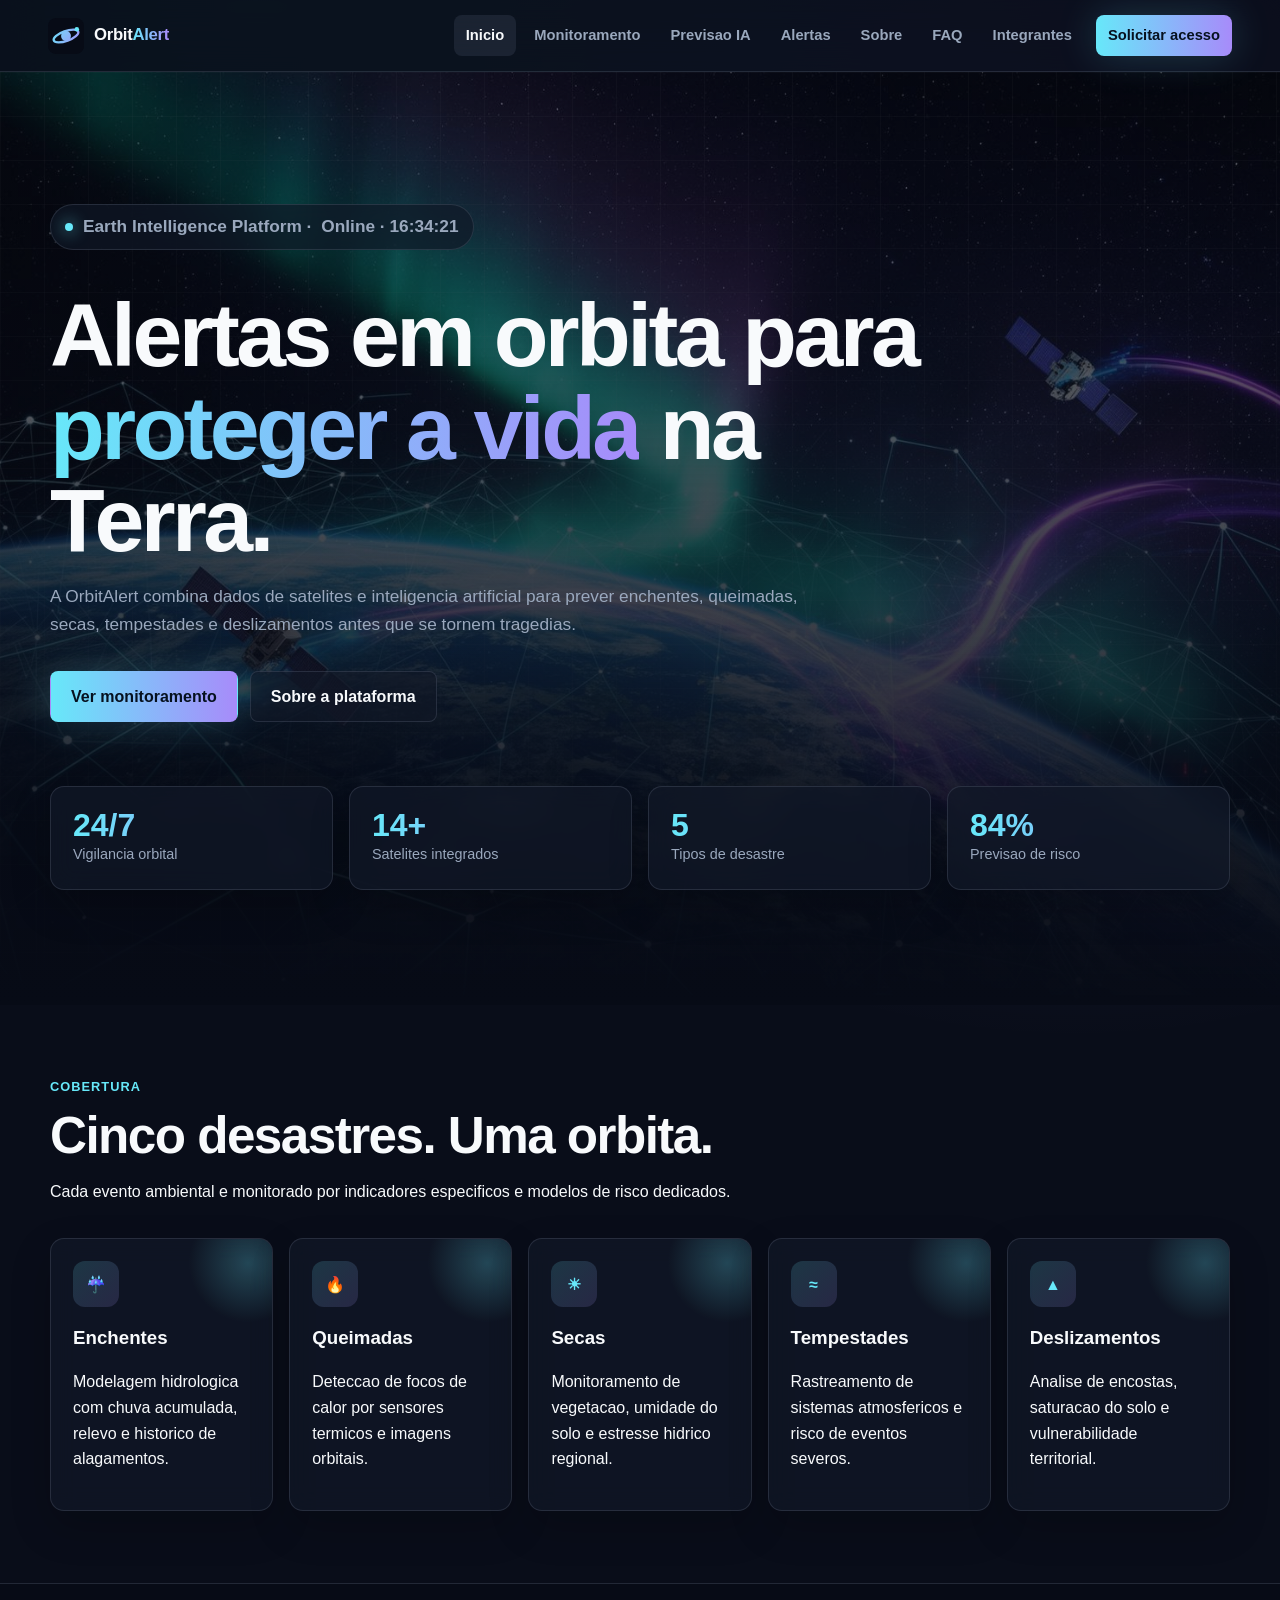
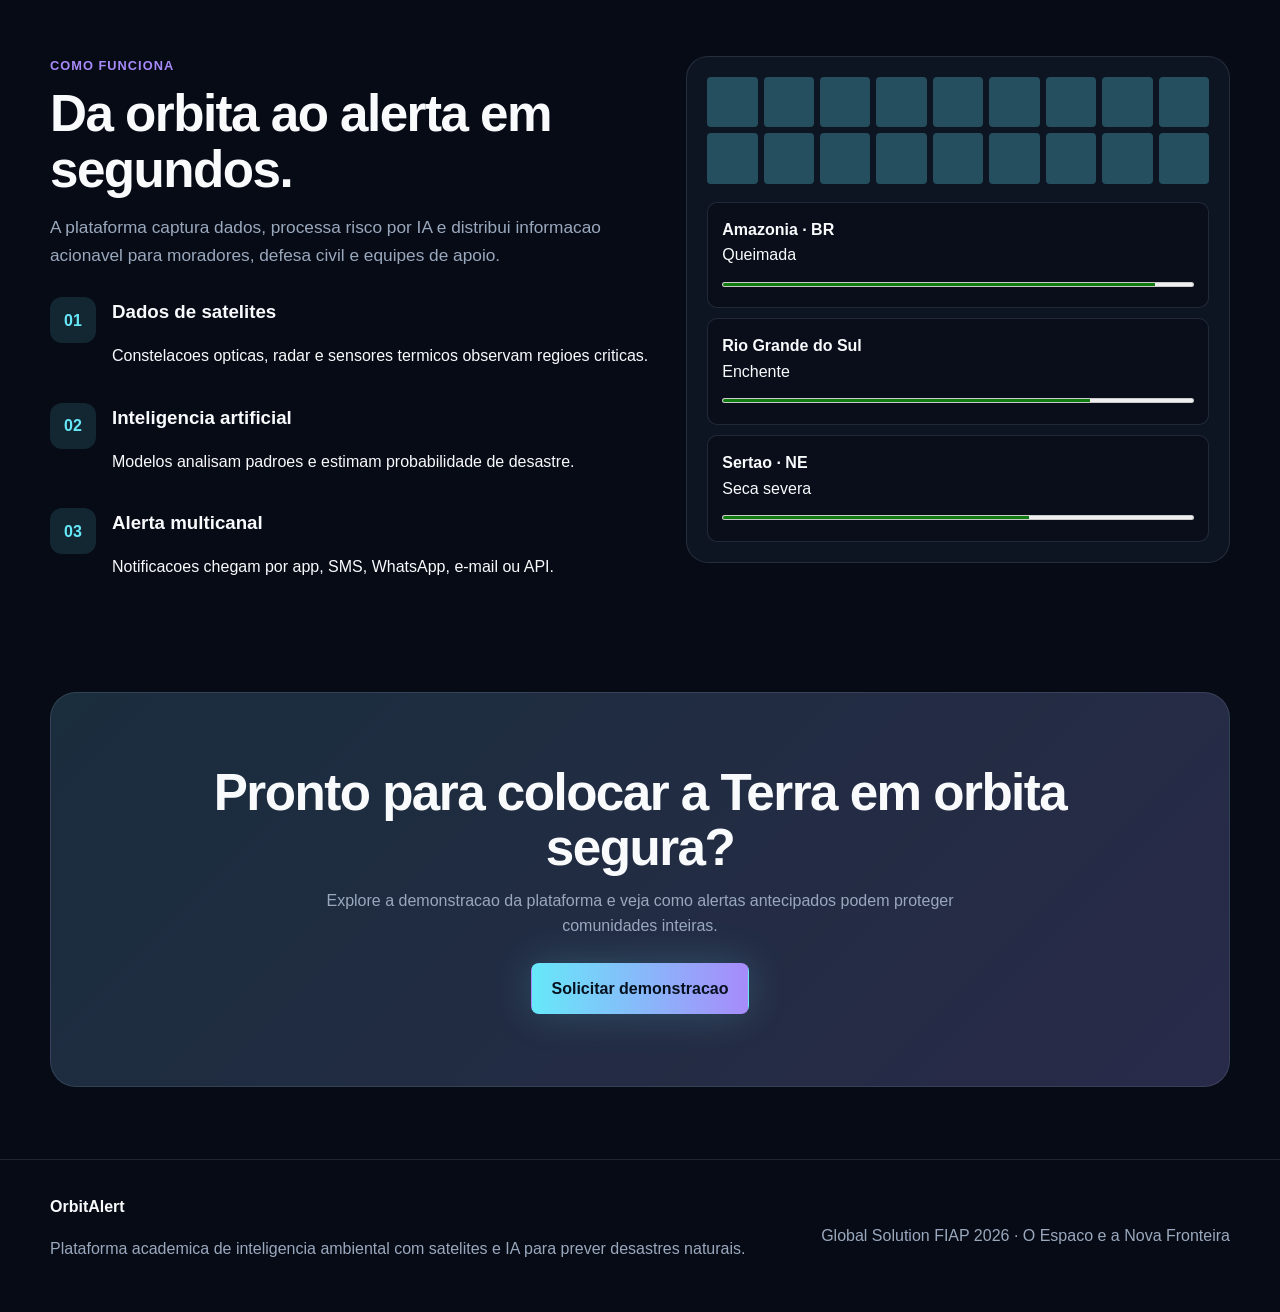
<file: index.html>
<!DOCTYPE html>
<html lang="pt-BR">
<head>
  <meta charset="UTF-8">
  <meta name="viewport" content="width=device-width, initial-scale=1.0">
  <title>OrbitAlert | Inicio</title>
  <link rel="stylesheet" href="css/main.css">
  <script src="js/nav.js" defer></script>
  <script src="js/faq.js" defer></script>
  <script src="js/modal.js" defer></script>
  <script src="js/contato.js" defer></script>
  <script src="js/previsao.js" defer></script>
  <script src="js/contador.js" defer></script>
  <script src="js/main.js" defer></script>
</head>
<body>
  <header class="site-header">
    <a class="brand" href="index.html" aria-label="OrbitAlert - pagina inicial">
      <img src="assets/logo.svg" alt="" class="brand__icon">
      <span>Orbit<span>Alert</span></span>
    </a>
    <button class="menu-toggle" type="button" aria-label="Abrir menu" aria-expanded="false">
      <span></span><span></span><span></span>
    </button>
    <nav class="site-nav" aria-label="Menu principal">
      <a href="index.html">Inicio</a>
      <a href="solucao-monitoramento.html">Monitoramento</a>
      <a href="previsao.html">Previsao IA</a>
      <a href="solucao-alertas.html">Alertas</a>
      <a href="sobre.html">Sobre</a>
      <a href="faq.html">FAQ</a>
      <a href="integrantes.html">Integrantes</a>
      <a class="nav-cta" href="contato.html">Solicitar acesso</a>
    </nav>
  </header>

  <main>
    <section class="hero hero--earth">
      <div class="hero__overlay"></div>
      <div class="container hero__content">
        <p class="status-pill"><span></span> Earth Intelligence Platform · <strong id="liveClock">Online</strong></p>
        <h1>Alertas em orbita para <span>proteger a vida</span> na Terra.</h1>
        <p>A OrbitAlert combina dados de satelites e inteligencia artificial para prever enchentes, queimadas, secas, tempestades e deslizamentos antes que se tornem tragedias.</p>
        <div class="hero__actions">
          <a class="button button--primary" href="solucao-monitoramento.html">Ver monitoramento</a>
          <a class="button button--secondary" href="sobre.html">Sobre a plataforma</a>
        </div>
        <div class="stats-grid">
          <article>
            <strong id="uptimeCounter">24/7</strong>
            <span>Vigilancia orbital</span>
          </article>
          <article>
            <strong id="satCounter">12+</strong>
            <span>Satelites integrados</span>
          </article>
          <article>
            <strong id="eventCounter">5</strong>
            <span>Tipos de desastre</span>
          </article>
          <article>
            <strong id="riskCounter">IA</strong>
            <span>Previsao de risco</span>
          </article>
        </div>
      </div>
    </section>

    <section class="section section--panel">
      <div class="container">
        <div class="section-heading">
          <p class="eyebrow">Cobertura</p>
          <h2>Cinco desastres. Uma orbita.</h2>
          <p>Cada evento ambiental e monitorado por indicadores especificos e modelos de risco dedicados.</p>
        </div>
        <div class="disaster-grid">
          <article class="glow-card">
            <span class="card-icon">☔</span>
            <h3>Enchentes</h3>
            <p>Modelagem hidrologica com chuva acumulada, relevo e historico de alagamentos.</p>
          </article>
          <article class="glow-card">
            <span class="card-icon">🔥</span>
            <h3>Queimadas</h3>
            <p>Deteccao de focos de calor por sensores termicos e imagens orbitais.</p>
          </article>
          <article class="glow-card">
            <span class="card-icon">☀</span>
            <h3>Secas</h3>
            <p>Monitoramento de vegetacao, umidade do solo e estresse hidrico regional.</p>
          </article>
          <article class="glow-card">
            <span class="card-icon">≈</span>
            <h3>Tempestades</h3>
            <p>Rastreamento de sistemas atmosfericos e risco de eventos severos.</p>
          </article>
          <article class="glow-card">
            <span class="card-icon">▲</span>
            <h3>Deslizamentos</h3>
            <p>Analise de encostas, saturacao do solo e vulnerabilidade territorial.</p>
          </article>
        </div>
      </div>
    </section>

    <section class="section">
      <div class="container split-grid">
        <div>
          <p class="eyebrow eyebrow--purple">Como funciona</p>
          <h2>Da orbita ao alerta em segundos.</h2>
          <p class="muted">A plataforma captura dados, processa risco por IA e distribui informacao acionavel para moradores, defesa civil e equipes de apoio.</p>
          <div class="timeline-list">
            <article>
              <span>01</span>
              <div>
                <h3>Dados de satelites</h3>
                <p>Constelacoes opticas, radar e sensores termicos observam regioes criticas.</p>
              </div>
            </article>
            <article>
              <span>02</span>
              <div>
                <h3>Inteligencia artificial</h3>
                <p>Modelos analisam padroes e estimam probabilidade de desastre.</p>
              </div>
            </article>
            <article>
              <span>03</span>
              <div>
                <h3>Alerta multicanal</h3>
                <p>Notificacoes chegam por app, SMS, WhatsApp, e-mail ou API.</p>
              </div>
            </article>
          </div>
        </div>
        <aside class="orbit-console">
          <div class="console-grid" aria-hidden="true">
            <span></span><span></span><span></span><span></span><span></span><span></span>
            <span></span><span></span><span></span><span></span><span></span><span></span>
            <span></span><span></span><span></span><span></span><span></span><span></span>
          </div>
          <div class="risk-list">
            <div>
              <strong>Amazonia · BR</strong>
              <span>Queimada</span>
              <meter min="0" max="100" value="92"></meter>
            </div>
            <div>
              <strong>Rio Grande do Sul</strong>
              <span>Enchente</span>
              <meter min="0" max="100" value="78"></meter>
            </div>
            <div>
              <strong>Sertao · NE</strong>
              <span>Seca severa</span>
              <meter min="0" max="100" value="65"></meter>
            </div>
          </div>
        </aside>
      </div>
    </section>

    <section class="section cta-section">
      <div class="container cta-box">
        <h2>Pronto para colocar a Terra em orbita segura?</h2>
        <p>Explore a demonstracao da plataforma e veja como alertas antecipados podem proteger comunidades inteiras.</p>
        <a class="button button--primary" href="contato.html">Solicitar demonstracao</a>
      </div>
    </section>
  </main>

  <footer class="site-footer">
    <div class="container footer-grid">
      <div>
        <strong>OrbitAlert</strong>
        <p>Plataforma academica de inteligencia ambiental com satelites e IA para prever desastres naturais.</p>
      </div>
      <p>Global Solution FIAP 2026 · O Espaco e a Nova Fronteira</p>
    </div>
  </footer>
</body>
</html>
</file>
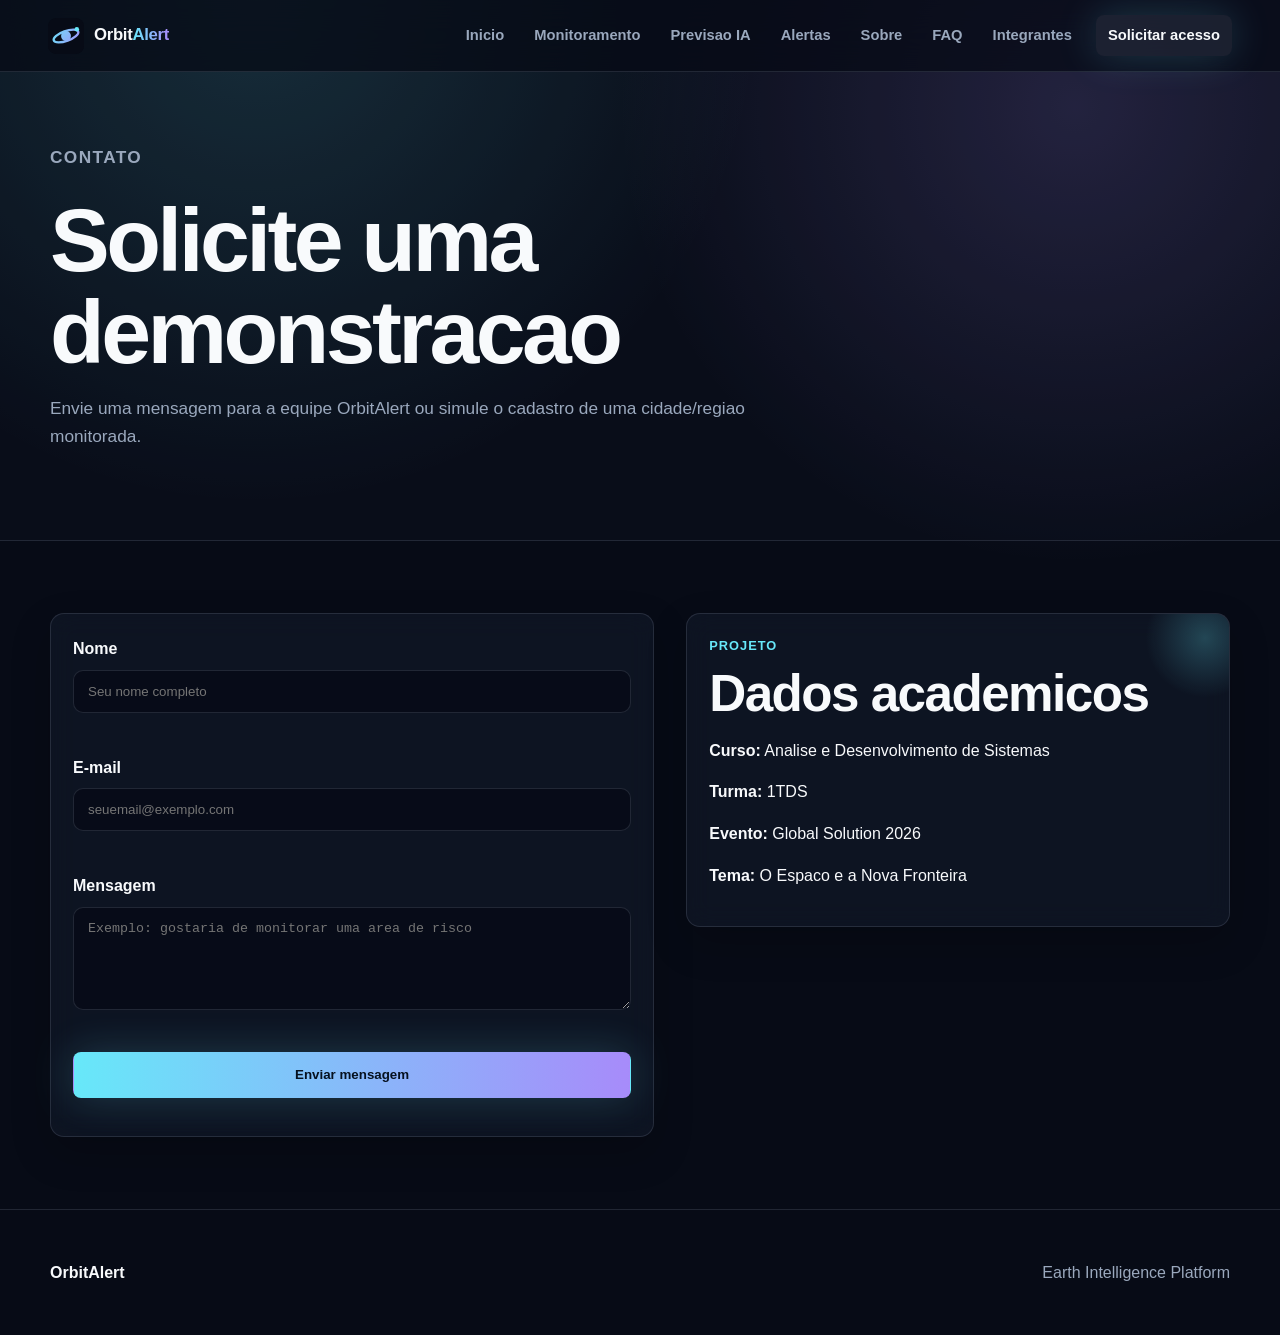
<file: contato.html>
<!DOCTYPE html>
<html lang="pt-BR">
<head>
  <meta charset="UTF-8">
  <meta name="viewport" content="width=device-width, initial-scale=1.0">
  <title>OrbitAlert | Contato</title>
  <link rel="stylesheet" href="css/main.css">
  <script src="js/nav.js" defer></script>
  <script src="js/faq.js" defer></script>
  <script src="js/modal.js" defer></script>
  <script src="js/contato.js" defer></script>
  <script src="js/previsao.js" defer></script>
  <script src="js/contador.js" defer></script>
  <script src="js/main.js" defer></script>
</head>
<body>
  <header class="site-header">
    <a class="brand" href="index.html"><img src="assets/logo.svg" alt="" class="brand__icon"><span>Orbit<span>Alert</span></span></a>
    <button class="menu-toggle" type="button" aria-label="Abrir menu" aria-expanded="false"><span></span><span></span><span></span></button>
    <nav class="site-nav" aria-label="Menu principal">
      <a href="index.html">Inicio</a>
      <a href="solucao-monitoramento.html">Monitoramento</a>
      <a href="previsao.html">Previsao IA</a>
      <a href="solucao-alertas.html">Alertas</a>
      <a href="sobre.html">Sobre</a>
      <a href="faq.html">FAQ</a>
      <a href="integrantes.html">Integrantes</a>
      <a class="nav-cta" href="contato.html">Solicitar acesso</a>
    </nav>
  </header>

  <main>
    <section class="page-hero">
      <div class="container">
        <p class="eyebrow">Contato</p>
        <h1>Solicite uma demonstracao</h1>
        <p>Envie uma mensagem para a equipe OrbitAlert ou simule o cadastro de uma cidade/regiao monitorada.</p>
      </div>
    </section>

    <section class="section">
      <div class="container contact-layout">
        <form class="contact-form" id="contactForm" novalidate>
          <div class="form-field">
            <label for="name">Nome</label>
            <input type="text" id="name" name="name" placeholder="Seu nome completo">
            <small class="error-message"></small>
          </div>
          <div class="form-field">
            <label for="email">E-mail</label>
            <input type="email" id="email" name="email" placeholder="seuemail@exemplo.com">
            <small class="error-message"></small>
          </div>
          <div class="form-field">
            <label for="message">Mensagem</label>
            <textarea id="message" name="message" rows="5" placeholder="Exemplo: gostaria de monitorar uma area de risco"></textarea>
            <small class="error-message"></small>
          </div>
          <button class="button button--primary" type="submit">Enviar mensagem</button>
          <p class="form-status" id="formStatus" role="status"></p>
        </form>

        <aside class="glow-card">
          <p class="eyebrow">Projeto</p>
          <h2>Dados academicos</h2>
          <p><strong>Curso:</strong> Analise e Desenvolvimento de Sistemas</p>
          <p><strong>Turma:</strong> 1TDS</p>
          <p><strong>Evento:</strong> Global Solution 2026</p>
          <p><strong>Tema:</strong> O Espaco e a Nova Fronteira</p>
        </aside>
      </div>
    </section>
  </main>

  <footer class="site-footer"><div class="container footer-grid"><strong>OrbitAlert</strong><p>Earth Intelligence Platform</p></div></footer>
</body>
</html>
</file>
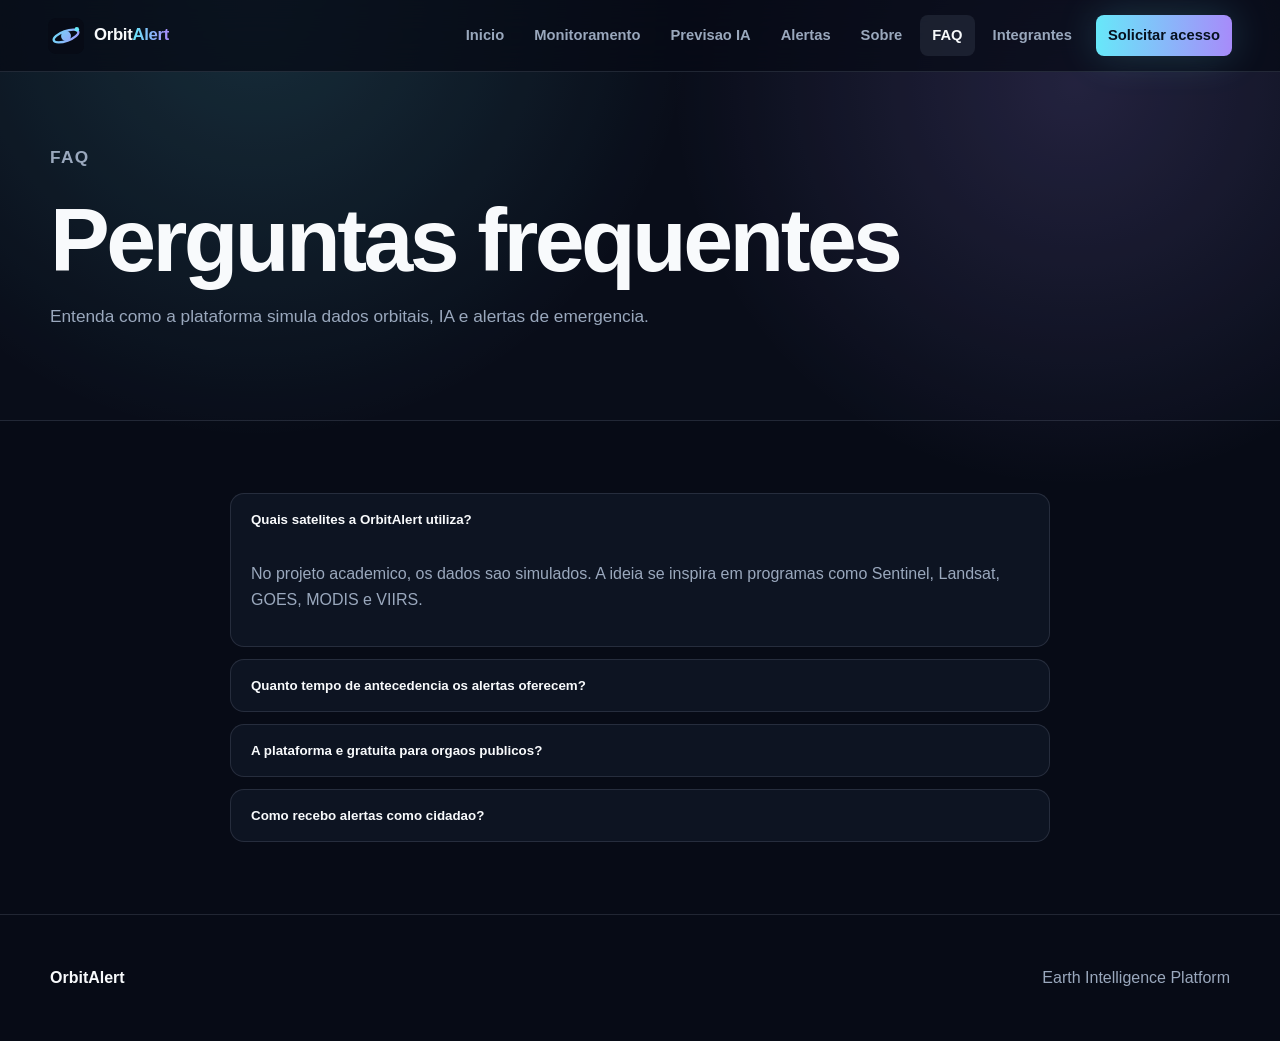
<file: faq.html>
<!DOCTYPE html>
<html lang="pt-BR">
<head>
  <meta charset="UTF-8">
  <meta name="viewport" content="width=device-width, initial-scale=1.0">
  <title>OrbitAlert | FAQ</title>
  <link rel="stylesheet" href="css/main.css">
  <script src="js/nav.js" defer></script>
  <script src="js/faq.js" defer></script>
  <script src="js/modal.js" defer></script>
  <script src="js/contato.js" defer></script>
  <script src="js/previsao.js" defer></script>
  <script src="js/contador.js" defer></script>
  <script src="js/main.js" defer></script>
</head>
<body>
  <header class="site-header">
    <a class="brand" href="index.html"><img src="assets/logo.svg" alt="" class="brand__icon"><span>Orbit<span>Alert</span></span></a>
    <button class="menu-toggle" type="button" aria-label="Abrir menu" aria-expanded="false"><span></span><span></span><span></span></button>
    <nav class="site-nav" aria-label="Menu principal">
      <a href="index.html">Inicio</a>
      <a href="solucao-monitoramento.html">Monitoramento</a>
      <a href="previsao.html">Previsao IA</a>
      <a href="solucao-alertas.html">Alertas</a>
      <a href="sobre.html">Sobre</a>
      <a href="faq.html">FAQ</a>
      <a href="integrantes.html">Integrantes</a>
      <a class="nav-cta" href="contato.html">Solicitar acesso</a>
    </nav>
  </header>

  <main>
    <section class="page-hero">
      <div class="container">
        <p class="eyebrow">FAQ</p>
        <h1>Perguntas frequentes</h1>
        <p>Entenda como a plataforma simula dados orbitais, IA e alertas de emergencia.</p>
      </div>
    </section>

    <section class="section">
      <div class="container faq-list" data-accordion>
        <article class="faq-item is-open">
          <button class="faq-question" type="button">Quais satelites a OrbitAlert utiliza?</button>
          <div class="faq-answer"><p>No projeto academico, os dados sao simulados. A ideia se inspira em programas como Sentinel, Landsat, GOES, MODIS e VIIRS.</p></div>
        </article>
        <article class="faq-item">
          <button class="faq-question" type="button">Quanto tempo de antecedencia os alertas oferecem?</button>
          <div class="faq-answer"><p>Depende do evento. A proposta e antecipar riscos em horas ou dias, conforme os dados de satelite e o modelo preditivo.</p></div>
        </article>
        <article class="faq-item">
          <button class="faq-question" type="button">A plataforma e gratuita para orgaos publicos?</button>
          <div class="faq-answer"><p>Nesta entrega, a plataforma e um prototipo navegavel. Um modelo real poderia ter planos para governos, ONGs e empresas.</p></div>
        </article>
        <article class="faq-item">
          <button class="faq-question" type="button">Como recebo alertas como cidadao?</button>
          <div class="faq-answer"><p>O prototipo demonstra canais como app, WhatsApp, SMS, e-mail e integracao por API.</p></div>
        </article>
      </div>
    </section>
  </main>

  <footer class="site-footer"><div class="container footer-grid"><strong>OrbitAlert</strong><p>Earth Intelligence Platform</p></div></footer>
</body>
</html>
</file>
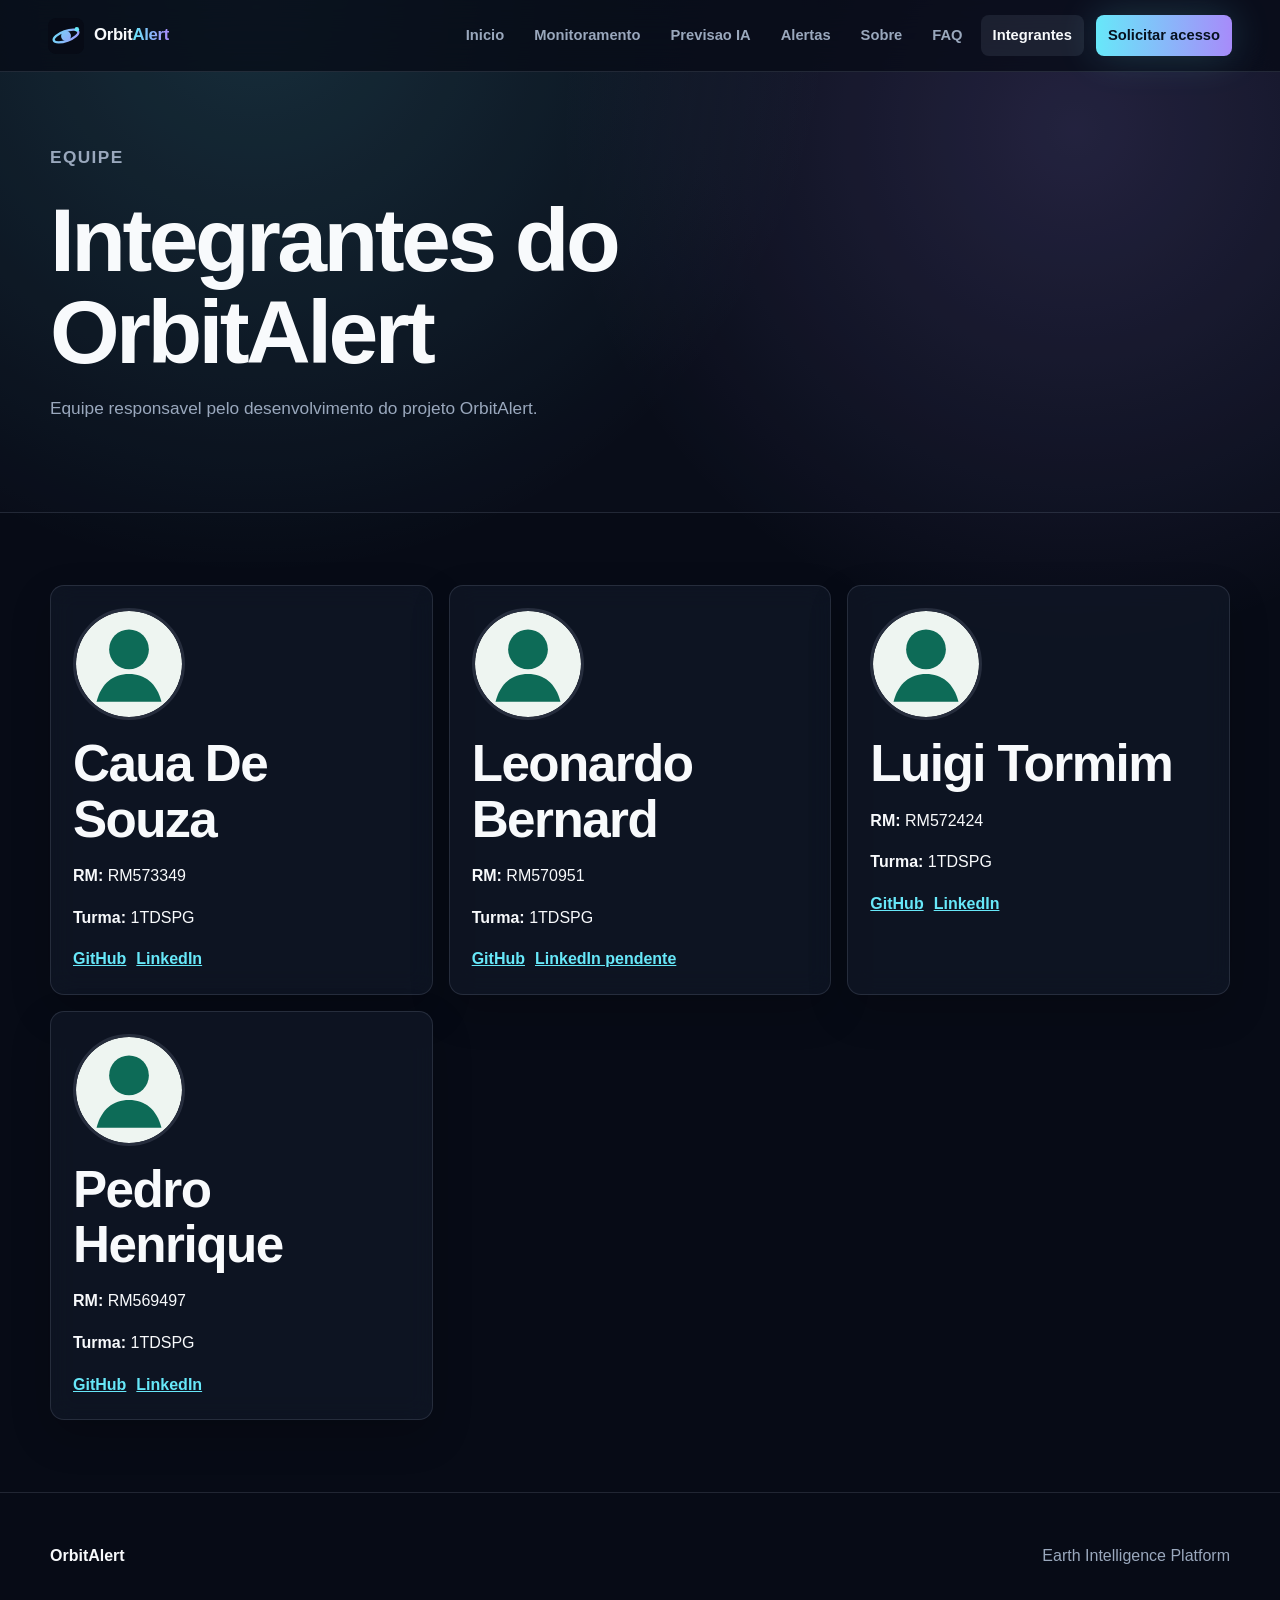
<file: integrantes.html>
<!DOCTYPE html>
<html lang="pt-BR">
<head>
  <meta charset="UTF-8">
  <meta name="viewport" content="width=device-width, initial-scale=1.0">
  <title>OrbitAlert | Integrantes</title>
  <link rel="stylesheet" href="css/main.css">
  <script src="js/nav.js" defer></script>
  <script src="js/faq.js" defer></script>
  <script src="js/modal.js" defer></script>
  <script src="js/contato.js" defer></script>
  <script src="js/previsao.js" defer></script>
  <script src="js/contador.js" defer></script>
  <script src="js/main.js" defer></script>
</head>
<body>
  <header class="site-header">
    <a class="brand" href="index.html"><img src="assets/logo.svg" alt="" class="brand__icon"><span>Orbit<span>Alert</span></span></a>
    <button class="menu-toggle" type="button" aria-label="Abrir menu" aria-expanded="false"><span></span><span></span><span></span></button>
    <nav class="site-nav" aria-label="Menu principal">
      <a href="index.html">Inicio</a>
      <a href="solucao-monitoramento.html">Monitoramento</a>
      <a href="previsao.html">Previsao IA</a>
      <a href="solucao-alertas.html">Alertas</a>
      <a href="sobre.html">Sobre</a>
      <a href="faq.html">FAQ</a>
      <a href="integrantes.html">Integrantes</a>
      <a class="nav-cta" href="contato.html">Solicitar acesso</a>
    </nav>
  </header>

  <main>
    <section class="page-hero">
      <div class="container">
        <p class="eyebrow">Equipe</p>
        <h1>Integrantes do OrbitAlert</h1>
        <p>Equipe responsavel pelo desenvolvimento do projeto OrbitAlert.</p>
      </div>
    </section>

    <section class="section">
      <div class="container team-grid">
        <article class="member-card">
          <img src="assets/member-placeholder.svg" alt="Foto do Caua De Souza">
          <h2>Caua De Souza</h2>
          <p><strong>RM:</strong> RM573349</p>
          <p><strong>Turma:</strong> 1TDSPG</p>
          <div class="member-links">
            <a href="https://github.com/cauadesouzavasconcellos-byte" target="_blank" rel="noopener">GitHub</a>
            <a href="https://www.linkedin.com/in/cau%C3%A3-souza-b92261395?utm_source=share&utm_campaign=share_via&utm_content=profile&utm_medium=ios_app" target="_blank" rel="noopener">LinkedIn</a>
          </div>
        </article>
        <article class="member-card">
          <img src="assets/member-placeholder.svg" alt="Foto do Leonardo Bernard">
          <h2>Leonardo Bernard</h2>
          <p><strong>RM:</strong> RM570951</p>
          <p><strong>Turma:</strong> 1TDSPG</p>
          <div class="member-links">
            <a href="https://github.com/bernardleonardo" target="_blank" rel="noopener">GitHub</a>
            <a href="#" rel="noopener">LinkedIn pendente</a>
          </div>
        </article>
        <article class="member-card">
          <img src="assets/member-placeholder.svg" alt="Foto do Luigi Tormim">
          <h2>Luigi Tormim</h2>
          <p><strong>RM:</strong> RM572424</p>
          <p><strong>Turma:</strong> 1TDSPG</p>
          <div class="member-links">
            <a href="https://github.com/LuigiT2703" target="_blank" rel="noopener">GitHub</a>
            <a href="https://www.linkedin.com/in/luigi-tormim-b64738393?utm_source=share_via&utm_content=profile&utm_medium=member_ios" target="_blank" rel="noopener">LinkedIn</a>
          </div>
        </article>
        <article class="member-card">
          <img src="assets/member-placeholder.svg" alt="Foto do Pedro Henrique">
          <h2>Pedro Henrique</h2>
          <p><strong>RM:</strong> RM569497</p>
          <p><strong>Turma:</strong> 1TDSPG</p>
          <div class="member-links">
            <a href="https://github.com/Pedro-H-Salvatore" target="_blank" rel="noopener">GitHub</a>
            <a href="https://www.linkedin.com/in/pedro-salvatore-a4a2763b7/" target="_blank" rel="noopener">LinkedIn</a>
          </div>
        </article>
      </div>
    </section>
  </main>

  <footer class="site-footer"><div class="container footer-grid"><strong>OrbitAlert</strong><p>Earth Intelligence Platform</p></div></footer>
</body>
</html>
</file>
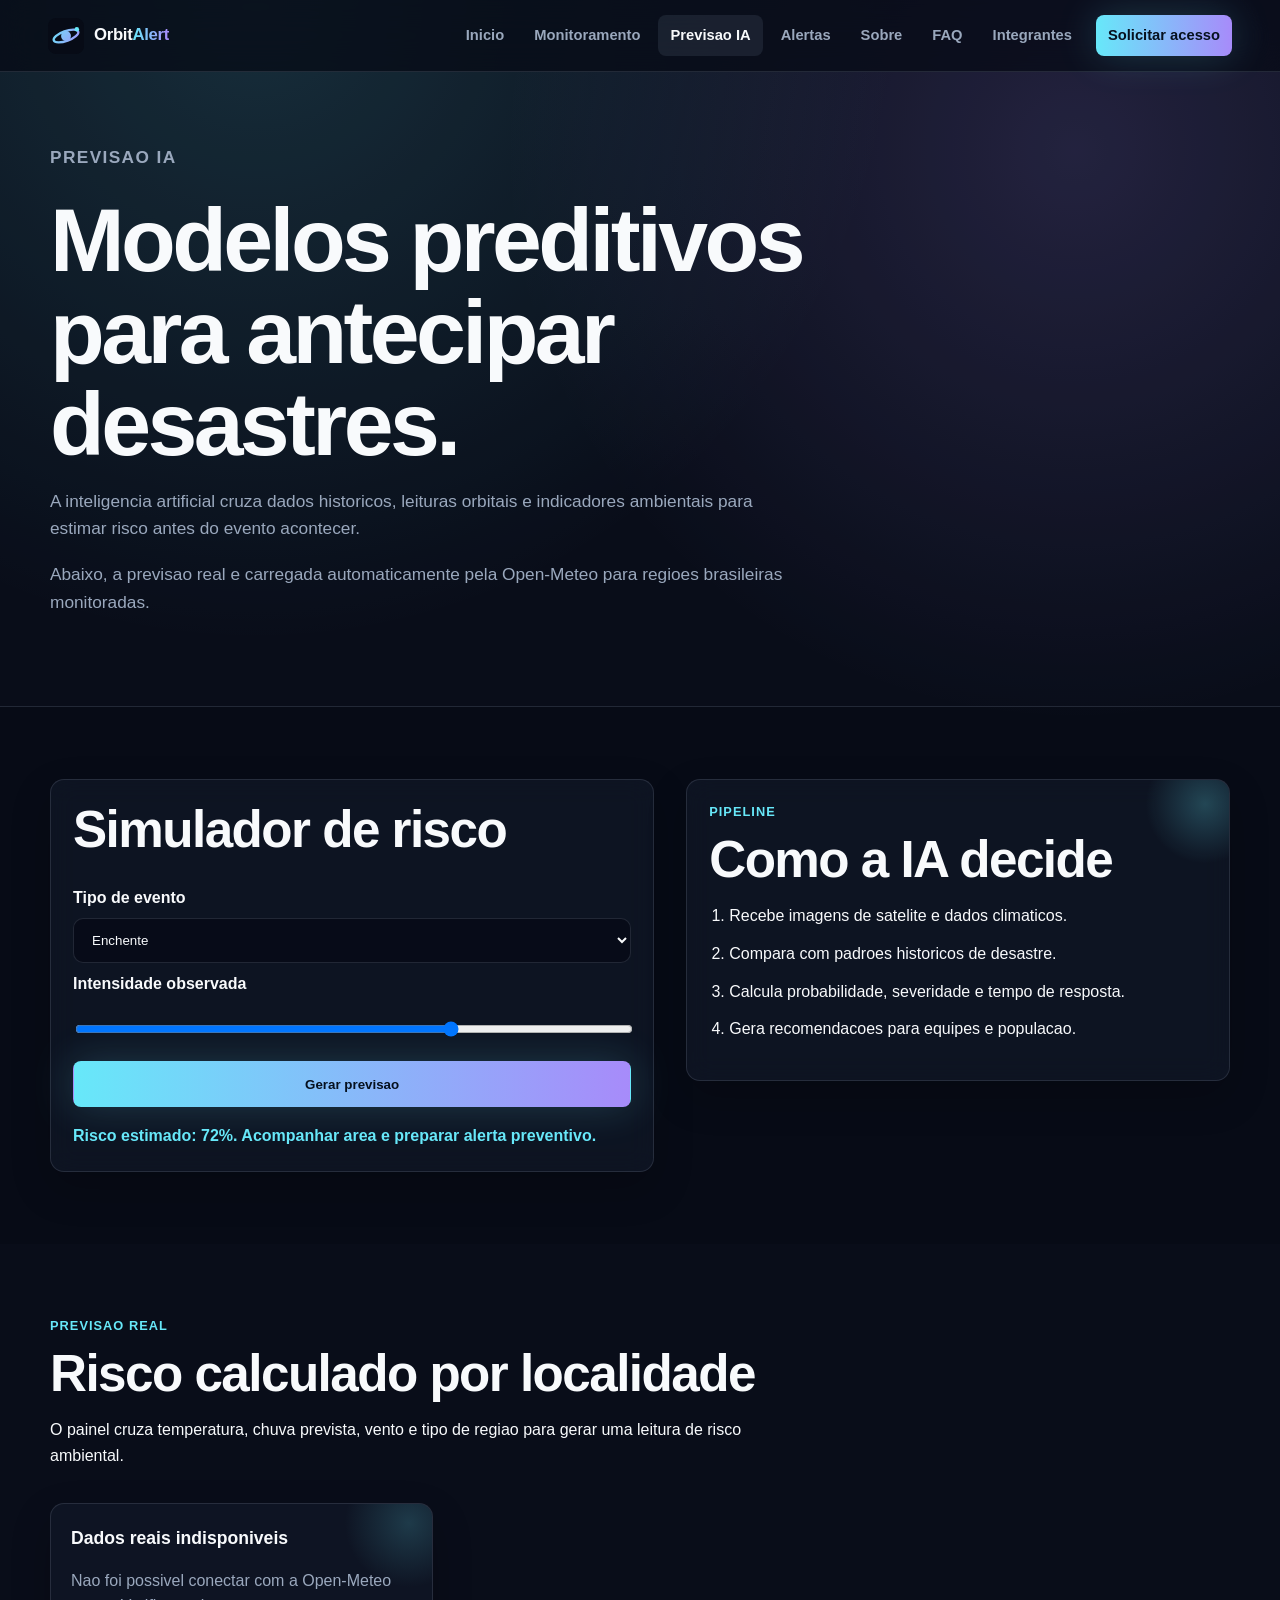
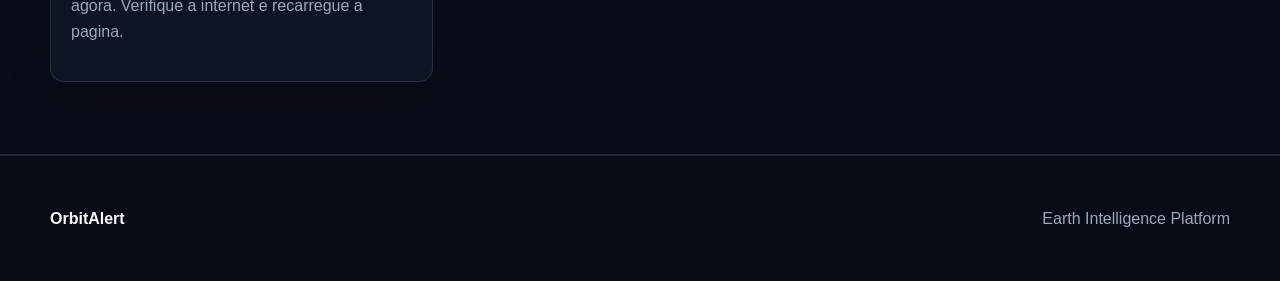
<file: previsao.html>
<!DOCTYPE html>
<html lang="pt-BR">
<head>
  <meta charset="UTF-8">
  <meta name="viewport" content="width=device-width, initial-scale=1.0">
  <title>OrbitAlert | Previsao IA</title>
  <link rel="stylesheet" href="css/main.css">
  <script src="js/nav.js" defer></script>
  <script src="js/faq.js" defer></script>
  <script src="js/modal.js" defer></script>
  <script src="js/contato.js" defer></script>
  <script src="js/previsao.js" defer></script>
  <script src="js/contador.js" defer></script>
  <script src="js/main.js" defer></script>
</head>
<body>
  <header class="site-header">
    <a class="brand" href="index.html"><img src="assets/logo.svg" alt="" class="brand__icon"><span>Orbit<span>Alert</span></span></a>
    <button class="menu-toggle" type="button" aria-label="Abrir menu" aria-expanded="false"><span></span><span></span><span></span></button>
    <nav class="site-nav" aria-label="Menu principal">
      <a href="index.html">Inicio</a>
      <a href="solucao-monitoramento.html">Monitoramento</a>
      <a href="previsao.html">Previsao IA</a>
      <a href="solucao-alertas.html">Alertas</a>
      <a href="sobre.html">Sobre</a>
      <a href="faq.html">FAQ</a>
      <a href="integrantes.html">Integrantes</a>
      <a class="nav-cta" href="contato.html">Solicitar acesso</a>
    </nav>
  </header>

  <main>
    <section class="page-hero">
      <div class="container">
        <p class="eyebrow">Previsao IA</p>
        <h1>Modelos preditivos para antecipar desastres.</h1>
        <p>A inteligencia artificial cruza dados historicos, leituras orbitais e indicadores ambientais para estimar risco antes do evento acontecer.</p>
        <p class="live-note">Abaixo, a previsao real e carregada automaticamente pela Open-Meteo para regioes brasileiras monitoradas.</p>
      </div>
    </section>

    <section class="section">
      <div class="container split-grid">
        <div class="prediction-panel">
          <h2>Simulador de risco</h2>
          <form class="risk-form" id="riskForm">
            <label for="riskType">Tipo de evento</label>
            <select id="riskType">
              <option value="enchente">Enchente</option>
              <option value="queimada">Queimada</option>
              <option value="seca">Seca</option>
              <option value="deslizamento">Deslizamento</option>
            </select>
            <label for="riskLevel">Intensidade observada</label>
            <input id="riskLevel" type="range" min="10" max="100" value="72">
            <button class="button button--primary" type="submit">Gerar previsao</button>
          </form>
          <p class="prediction-result" id="predictionResult">Risco estimado: 72%. Acompanhar area e preparar alerta preventivo.</p>
        </div>
        <div class="glow-card">
          <p class="eyebrow">Pipeline</p>
          <h2>Como a IA decide</h2>
          <ol class="steps">
            <li>Recebe imagens de satelite e dados climaticos.</li>
            <li>Compara com padroes historicos de desastre.</li>
            <li>Calcula probabilidade, severidade e tempo de resposta.</li>
            <li>Gera recomendacoes para equipes e populacao.</li>
          </ol>
        </div>
      </div>
    </section>
  
    <section class="section section--panel">
      <div class="container">
        <div class="section-heading">
          <p class="eyebrow">Previsao real</p>
          <h2>Risco calculado por localidade</h2>
          <p>O painel cruza temperatura, chuva prevista, vento e tipo de regiao para gerar uma leitura de risco ambiental.</p>
        </div>
        <div class="forecast-table" id="forecastTable">
          <article class="live-card"><strong>Carregando previsoes...</strong><p>Buscando dados reais de clima</p></article>
        </div>
      </div>
    </section>
  </main>

  <footer class="site-footer"><div class="container footer-grid"><strong>OrbitAlert</strong><p>Earth Intelligence Platform</p></div></footer>
</body>
</html>
</file>
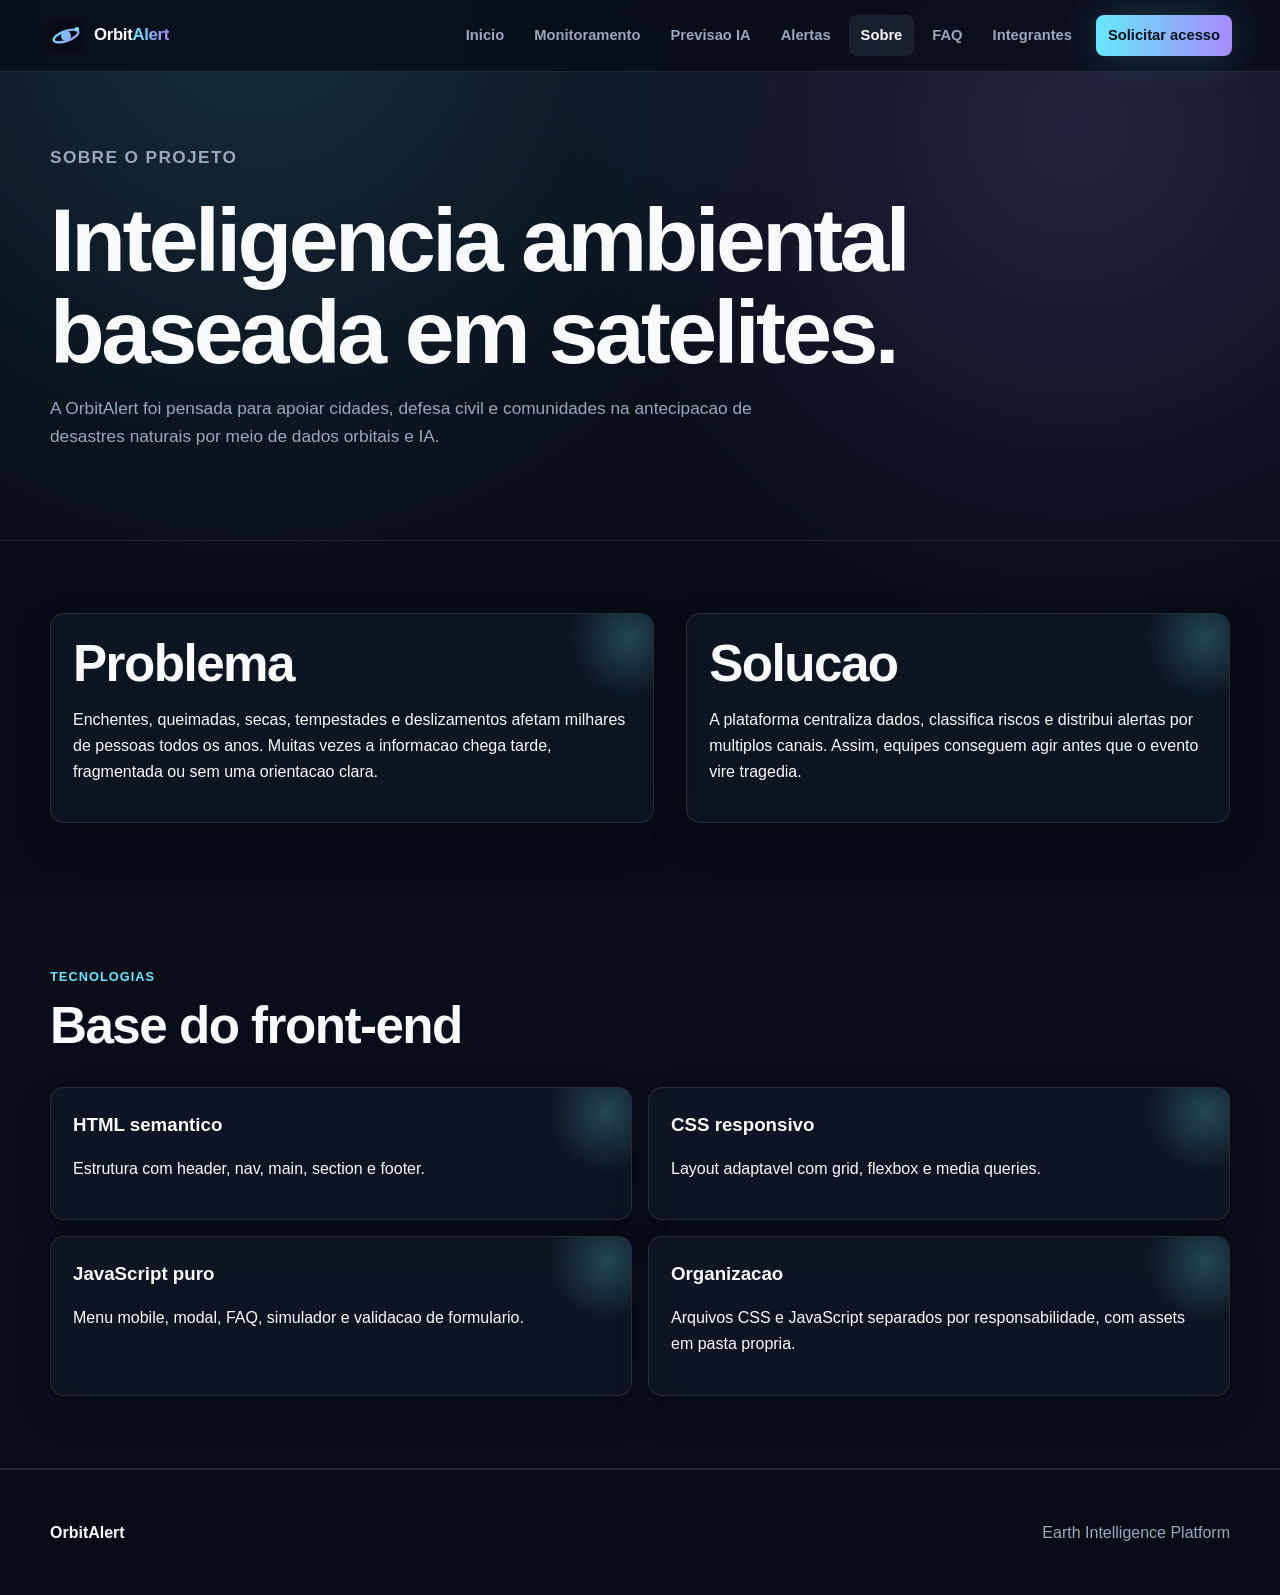
<file: sobre.html>
<!DOCTYPE html>
<html lang="pt-BR">
<head>
  <meta charset="UTF-8">
  <meta name="viewport" content="width=device-width, initial-scale=1.0">
  <title>OrbitAlert | Sobre</title>
  <link rel="stylesheet" href="css/main.css">
  <script src="js/nav.js" defer></script>
  <script src="js/faq.js" defer></script>
  <script src="js/modal.js" defer></script>
  <script src="js/contato.js" defer></script>
  <script src="js/previsao.js" defer></script>
  <script src="js/contador.js" defer></script>
  <script src="js/main.js" defer></script>
</head>
<body>
  <header class="site-header">
    <a class="brand" href="index.html"><img src="assets/logo.svg" alt="" class="brand__icon"><span>Orbit<span>Alert</span></span></a>
    <button class="menu-toggle" type="button" aria-label="Abrir menu" aria-expanded="false"><span></span><span></span><span></span></button>
    <nav class="site-nav" aria-label="Menu principal">
      <a href="index.html">Inicio</a>
      <a href="solucao-monitoramento.html">Monitoramento</a>
      <a href="previsao.html">Previsao IA</a>
      <a href="solucao-alertas.html">Alertas</a>
      <a href="sobre.html">Sobre</a>
      <a href="faq.html">FAQ</a>
      <a href="integrantes.html">Integrantes</a>
      <a class="nav-cta" href="contato.html">Solicitar acesso</a>
    </nav>
  </header>

  <main>
    <section class="page-hero">
      <div class="container">
        <p class="eyebrow">Sobre o projeto</p>
        <h1>Inteligencia ambiental baseada em satelites.</h1>
        <p>A OrbitAlert foi pensada para apoiar cidades, defesa civil e comunidades na antecipacao de desastres naturais por meio de dados orbitais e IA.</p>
      </div>
    </section>

    <section class="section">
      <div class="container split-grid">
        <article class="glow-card">
          <h2>Problema</h2>
          <p>Enchentes, queimadas, secas, tempestades e deslizamentos afetam milhares de pessoas todos os anos. Muitas vezes a informacao chega tarde, fragmentada ou sem uma orientacao clara.</p>
        </article>
        <article class="glow-card">
          <h2>Solucao</h2>
          <p>A plataforma centraliza dados, classifica riscos e distribui alertas por multiplos canais. Assim, equipes conseguem agir antes que o evento vire tragedia.</p>
        </article>
      </div>
    </section>

    <section class="section section--panel">
      <div class="container">
        <div class="section-heading">
          <p class="eyebrow">Tecnologias</p>
          <h2>Base do front-end</h2>
        </div>
        <div class="channel-grid">
          <article class="glow-card"><h3>HTML semantico</h3><p>Estrutura com header, nav, main, section e footer.</p></article>
          <article class="glow-card"><h3>CSS responsivo</h3><p>Layout adaptavel com grid, flexbox e media queries.</p></article>
          <article class="glow-card"><h3>JavaScript puro</h3><p>Menu mobile, modal, FAQ, simulador e validacao de formulario.</p></article>
          <article class="glow-card"><h3>Organizacao</h3><p>Arquivos CSS e JavaScript separados por responsabilidade, com assets em pasta propria.</p></article>
        </div>
      </div>
    </section>
  </main>

  <footer class="site-footer"><div class="container footer-grid"><strong>OrbitAlert</strong><p>Earth Intelligence Platform</p></div></footer>
</body>
</html>
</file>
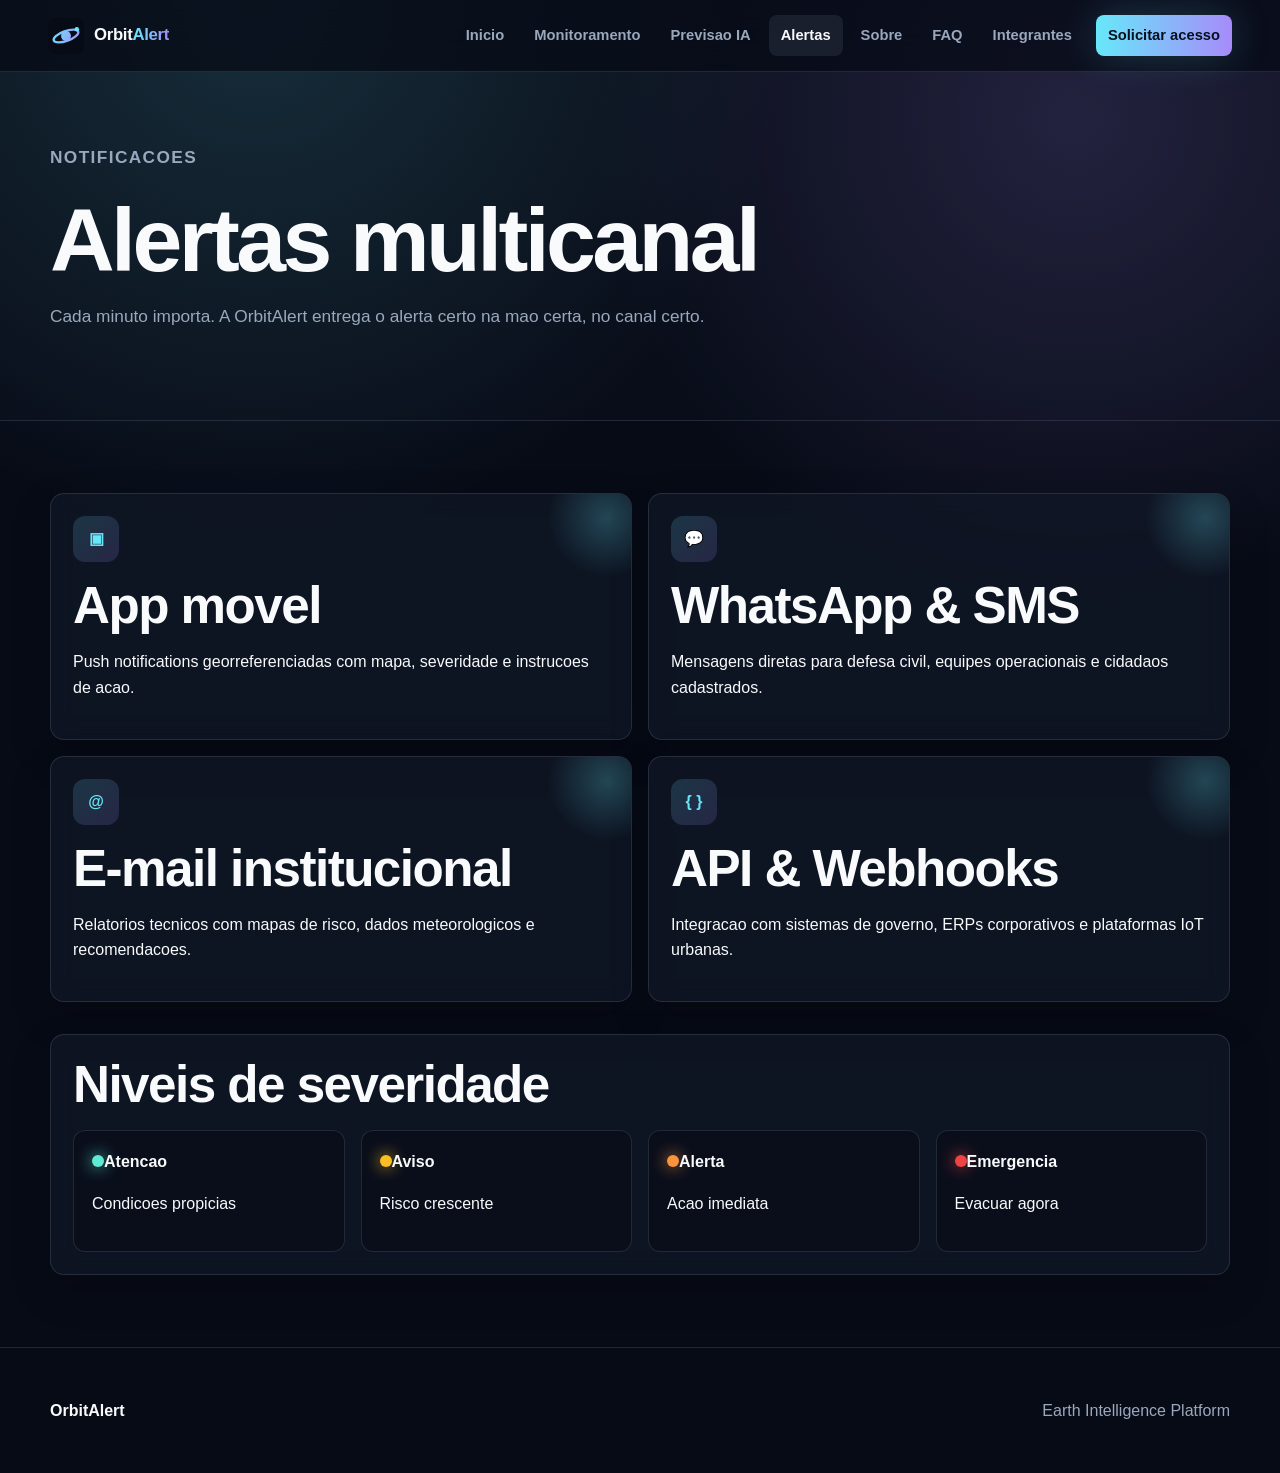
<file: solucao-alertas.html>
<!DOCTYPE html>
<html lang="pt-BR">
<head>
  <meta charset="UTF-8">
  <meta name="viewport" content="width=device-width, initial-scale=1.0">
  <title>OrbitAlert | Alertas</title>
  <link rel="stylesheet" href="css/main.css">
  <script src="js/nav.js" defer></script>
  <script src="js/faq.js" defer></script>
  <script src="js/modal.js" defer></script>
  <script src="js/contato.js" defer></script>
  <script src="js/previsao.js" defer></script>
  <script src="js/contador.js" defer></script>
  <script src="js/main.js" defer></script>
</head>
<body>
  <header class="site-header">
    <a class="brand" href="index.html"><img src="assets/logo.svg" alt="" class="brand__icon"><span>Orbit<span>Alert</span></span></a>
    <button class="menu-toggle" type="button" aria-label="Abrir menu" aria-expanded="false"><span></span><span></span><span></span></button>
    <nav class="site-nav" aria-label="Menu principal">
      <a href="index.html">Inicio</a>
      <a href="solucao-monitoramento.html">Monitoramento</a>
      <a href="previsao.html">Previsao IA</a>
      <a href="solucao-alertas.html">Alertas</a>
      <a href="sobre.html">Sobre</a>
      <a href="faq.html">FAQ</a>
      <a href="integrantes.html">Integrantes</a>
      <a class="nav-cta" href="contato.html">Solicitar acesso</a>
    </nav>
  </header>

  <main>
    <section class="page-hero">
      <div class="container">
        <p class="eyebrow">Notificacoes</p>
        <h1>Alertas multicanal</h1>
        <p>Cada minuto importa. A OrbitAlert entrega o alerta certo na mao certa, no canal certo.</p>
      </div>
    </section>

    <section class="section">
      <div class="container">
        <div class="channel-grid">
          <article class="glow-card">
            <span class="card-icon">▣</span>
            <h2>App movel</h2>
            <p>Push notifications georreferenciadas com mapa, severidade e instrucoes de acao.</p>
          </article>
          <article class="glow-card">
            <span class="card-icon">💬</span>
            <h2>WhatsApp & SMS</h2>
            <p>Mensagens diretas para defesa civil, equipes operacionais e cidadaos cadastrados.</p>
          </article>
          <article class="glow-card">
            <span class="card-icon">@</span>
            <h2>E-mail institucional</h2>
            <p>Relatorios tecnicos com mapas de risco, dados meteorologicos e recomendacoes.</p>
          </article>
          <article class="glow-card">
            <span class="card-icon">{ }</span>
            <h2>API & Webhooks</h2>
            <p>Integracao com sistemas de governo, ERPs corporativos e plataformas IoT urbanas.</p>
          </article>
        </div>

        <div class="severity-box">
          <h2>Niveis de severidade</h2>
          <div class="severity-grid">
            <article><span class="dot dot--green"></span><strong>Atencao</strong><p>Condicoes propicias</p></article>
            <article><span class="dot dot--yellow"></span><strong>Aviso</strong><p>Risco crescente</p></article>
            <article><span class="dot dot--orange"></span><strong>Alerta</strong><p>Acao imediata</p></article>
            <article><span class="dot dot--red"></span><strong>Emergencia</strong><p>Evacuar agora</p></article>
          </div>
        </div>
      </div>
    </section>
  </main>

  <footer class="site-footer"><div class="container footer-grid"><strong>OrbitAlert</strong><p>Earth Intelligence Platform</p></div></footer>
</body>
</html>
</file>
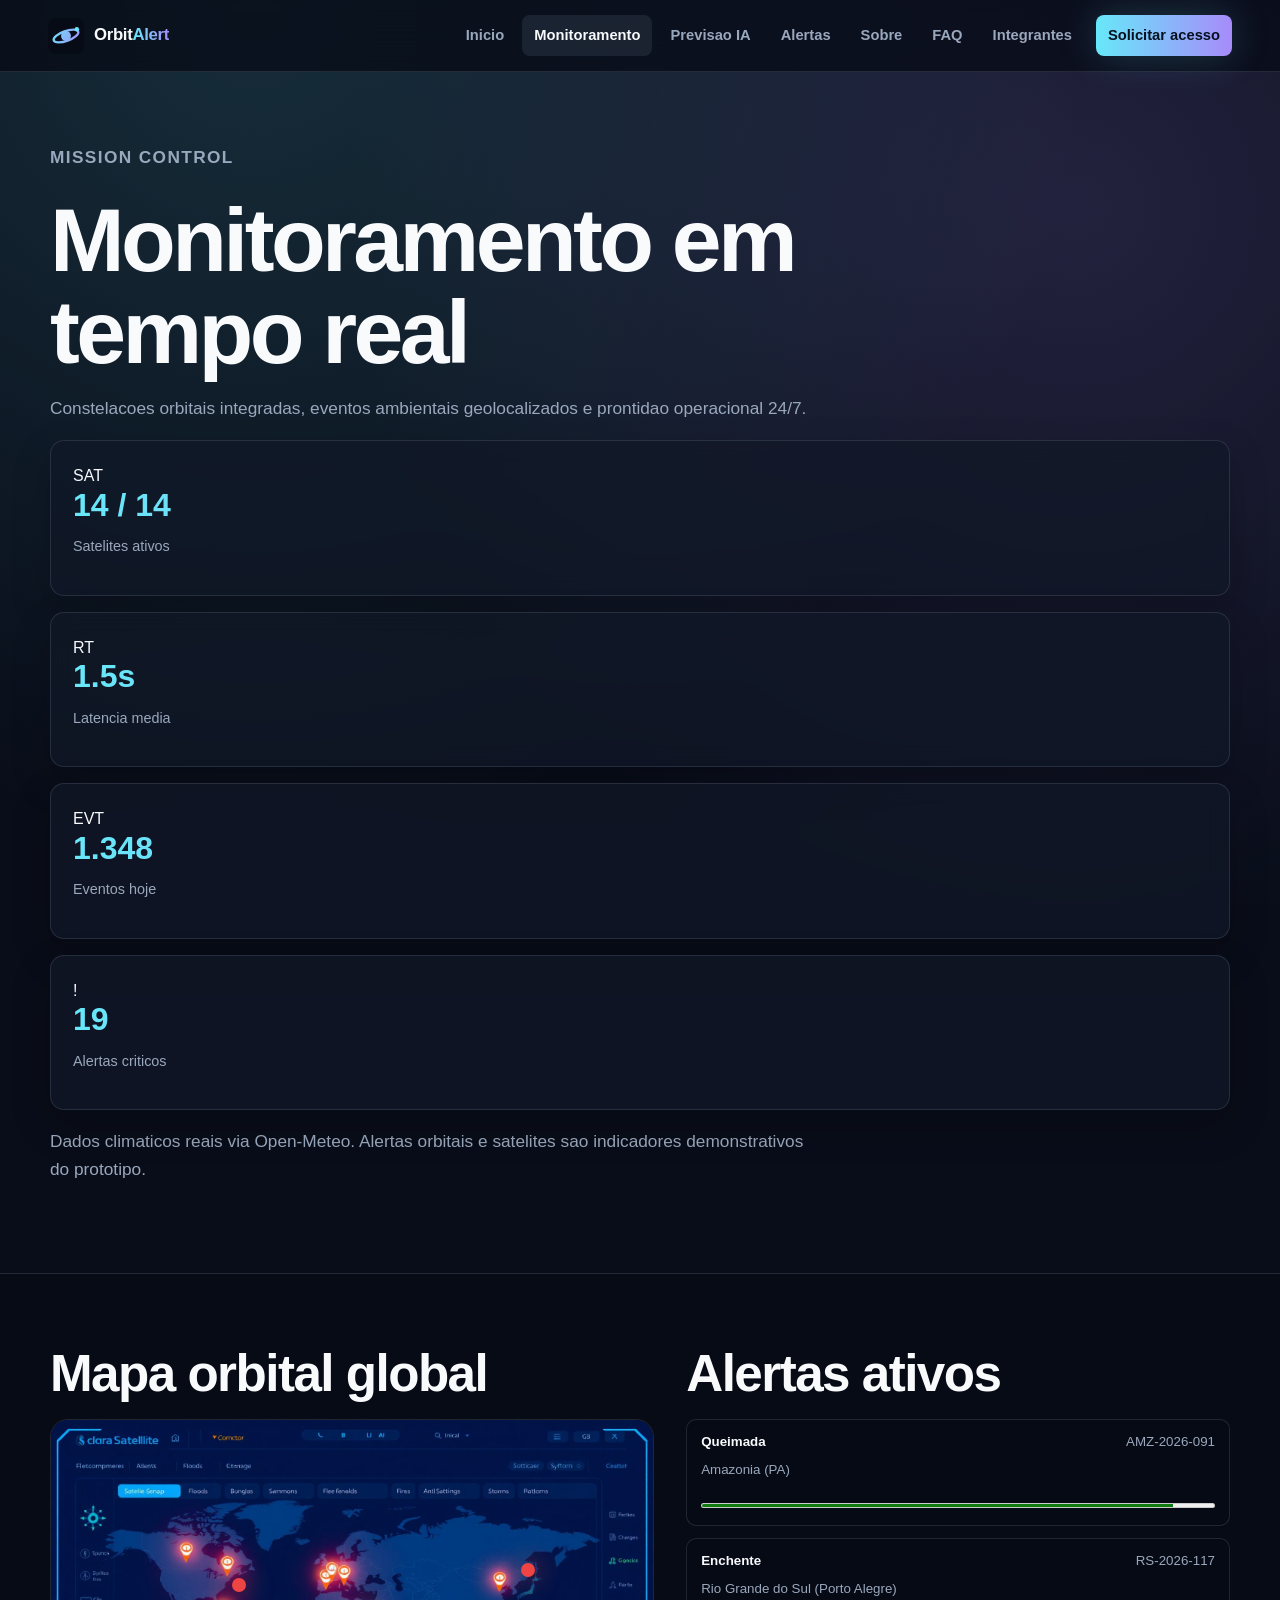
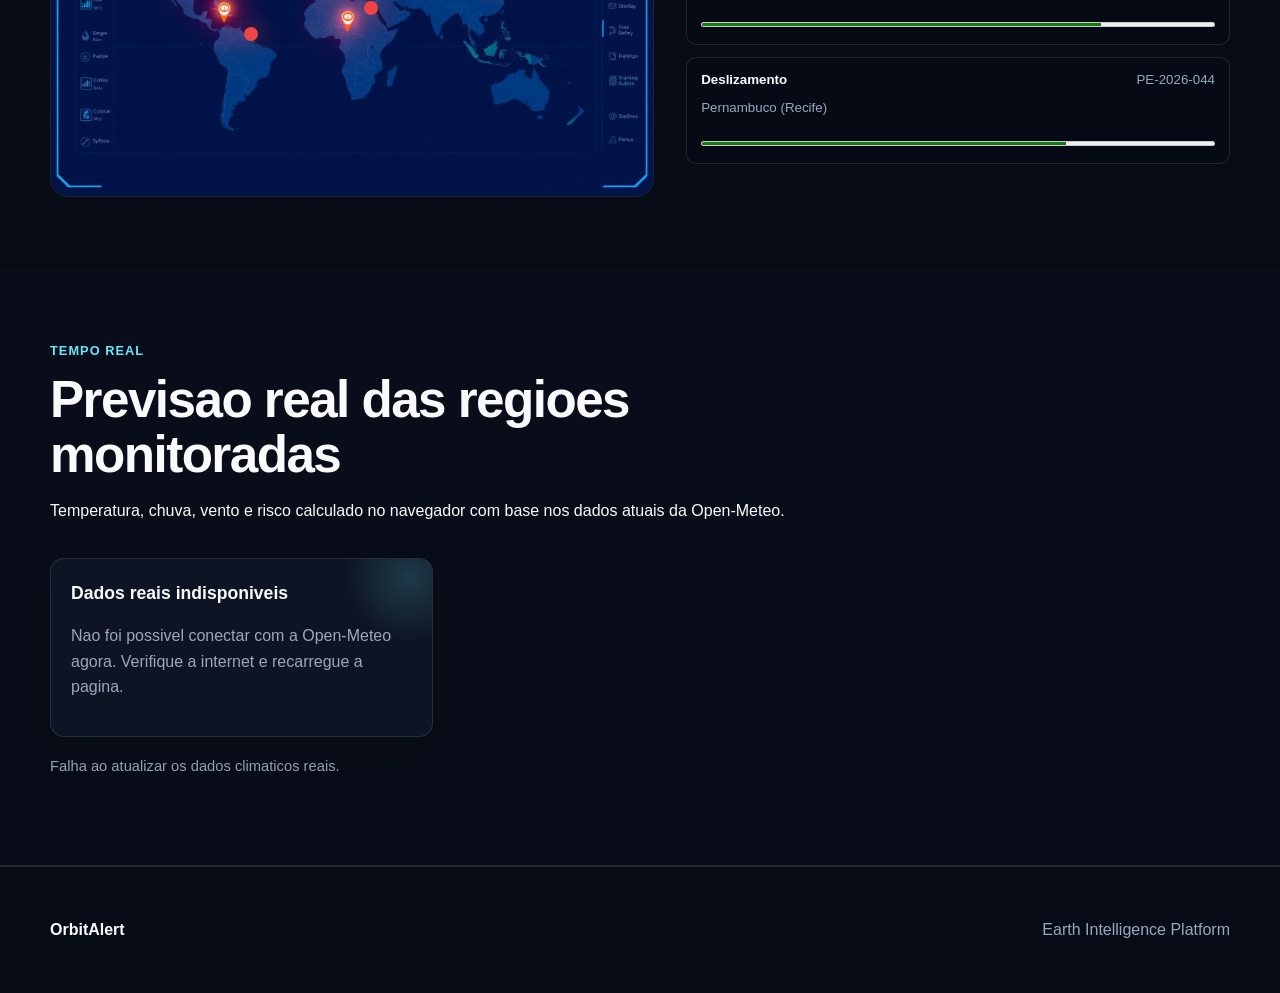
<file: solucao-monitoramento.html>
<!DOCTYPE html>
<html lang="pt-BR">
<head>
  <meta charset="UTF-8">
  <meta name="viewport" content="width=device-width, initial-scale=1.0">
  <title>OrbitAlert | Monitoramento</title>
  <link rel="stylesheet" href="css/main.css">
  <script src="js/nav.js" defer></script>
  <script src="js/faq.js" defer></script>
  <script src="js/modal.js" defer></script>
  <script src="js/contato.js" defer></script>
  <script src="js/previsao.js" defer></script>
  <script src="js/contador.js" defer></script>
  <script src="js/main.js" defer></script>
</head>
<body>
  <header class="site-header">
    <a class="brand" href="index.html"><img src="assets/logo.svg" alt="" class="brand__icon"><span>Orbit<span>Alert</span></span></a>
    <button class="menu-toggle" type="button" aria-label="Abrir menu" aria-expanded="false"><span></span><span></span><span></span></button>
    <nav class="site-nav" aria-label="Menu principal">
      <a href="index.html">Inicio</a>
      <a href="solucao-monitoramento.html">Monitoramento</a>
      <a href="previsao.html">Previsao IA</a>
      <a href="solucao-alertas.html">Alertas</a>
      <a href="sobre.html">Sobre</a>
      <a href="faq.html">FAQ</a>
      <a href="integrantes.html">Integrantes</a>
      <a class="nav-cta" href="contato.html">Solicitar acesso</a>
    </nav>
  </header>

  <main>
    <section class="page-hero">
      <div class="container">
        <p class="eyebrow">Mission Control</p>
        <h1>Monitoramento em tempo real</h1>
        <p>Constelacoes orbitais integradas, eventos ambientais geolocalizados e prontidao operacional 24/7.</p>
        <div class="metric-row">
          <article><span>SAT</span><strong id="satMetric">12 / 12</strong><p>Satelites ativos</p></article>
          <article><span>RT</span><strong id="latencyMetric">1.8s</strong><p>Latencia media</p></article>
          <article><span>EVT</span><strong id="eventsMetric">1.247</strong><p>Eventos hoje</p></article>
          <article><span>!</span><strong id="criticalMetric">23</strong><p>Alertas criticos</p></article>
        </div>
        <p class="live-note">Dados climaticos reais via Open-Meteo. Alertas orbitais e satelites sao indicadores demonstrativos do prototipo.</p>
      </div>
    </section>

    <section class="section">
      <div class="container monitor-grid">
        <div>
          <h2>Mapa orbital global</h2>
          <div class="map-image">
            <img src="assets/monitoring-map.jpg" alt="Mapa global de monitoramento orbital">
            <span class="map-alert map-alert--one"></span>
            <span class="map-alert map-alert--two"></span>
            <span class="map-alert map-alert--three"></span>
            <span class="map-alert map-alert--four"></span>
          </div>
        </div>
        <aside>
          <h2>Alertas ativos</h2>
          <div class="alert-stack">
            <button class="alert-card modal-open" type="button" data-modal-title="AMZ-2026-091 · Queimada" data-modal-text="Foco de calor detectado na Amazonia. Risco de expansao de 92%. Acionar equipes locais e monitorar direcao do vento.">
              <div><strong>Queimada</strong><span>AMZ-2026-091</span></div>
              <p>Amazonia (PA)</p>
              <meter min="0" max="100" value="92"></meter>
            </button>
            <button class="alert-card modal-open" type="button" data-modal-title="RS-2026-117 · Enchente" data-modal-text="Risco de enchente em Porto Alegre. Priorizar vias elevadas, pontos de abrigo e alerta para populacao ribeirinha.">
              <div><strong>Enchente</strong><span>RS-2026-117</span></div>
              <p>Rio Grande do Sul (Porto Alegre)</p>
              <meter min="0" max="100" value="78"></meter>
            </button>
            <button class="alert-card modal-open" type="button" data-modal-title="PE-2026-044 · Deslizamento" data-modal-text="Encostas com saturacao elevada em Recife. Orientar retirada preventiva e bloquear areas instaveis.">
              <div><strong>Deslizamento</strong><span>PE-2026-044</span></div>
              <p>Pernambuco (Recife)</p>
              <meter min="0" max="100" value="71"></meter>
            </button>
          </div>
        </aside>
      </div>
    </section>
  
    <section class="section section--panel">
      <div class="container">
        <div class="section-heading">
          <p class="eyebrow">Tempo real</p>
          <h2>Previsao real das regioes monitoradas</h2>
          <p>Temperatura, chuva, vento e risco calculado no navegador com base nos dados atuais da Open-Meteo.</p>
        </div>
        <div class="live-weather-grid" id="liveWeatherGrid">
          <article class="live-card"><strong>Carregando dados reais...</strong><p>Conectando com Open-Meteo</p></article>
        </div>
        <p class="data-source" id="weatherUpdatedAt">Aguardando atualizacao.</p>
      </div>
    </section>
  </main>

  <div class="modal" id="infoModal" aria-hidden="true">
    <div class="modal__box" role="dialog" aria-modal="true" aria-labelledby="modalTitle">
      <button class="modal__close" type="button" aria-label="Fechar modal">&times;</button>
      <h2 id="modalTitle">Detalhes</h2>
      <p id="modalText"></p>
    </div>
  </div>

  <footer class="site-footer"><div class="container footer-grid"><strong>OrbitAlert</strong><p>Earth Intelligence Platform</p></div></footer>
</body>
</html>
</file>
<file: css/main.css>
@import url("global.css");
@import url("nav.css");
@import url("buttons.css");
@import url("index.css");
@import url("cards.css");
@import url("dashboard.css");
@import url("alertas.css");
@import url("faq.css");
@import url("contato.css");
@import url("previsao.css");
@import url("integrantes.css");
@import url("modal.css");
@import url("footer.css");
@import url("responsive.css");
</file>
